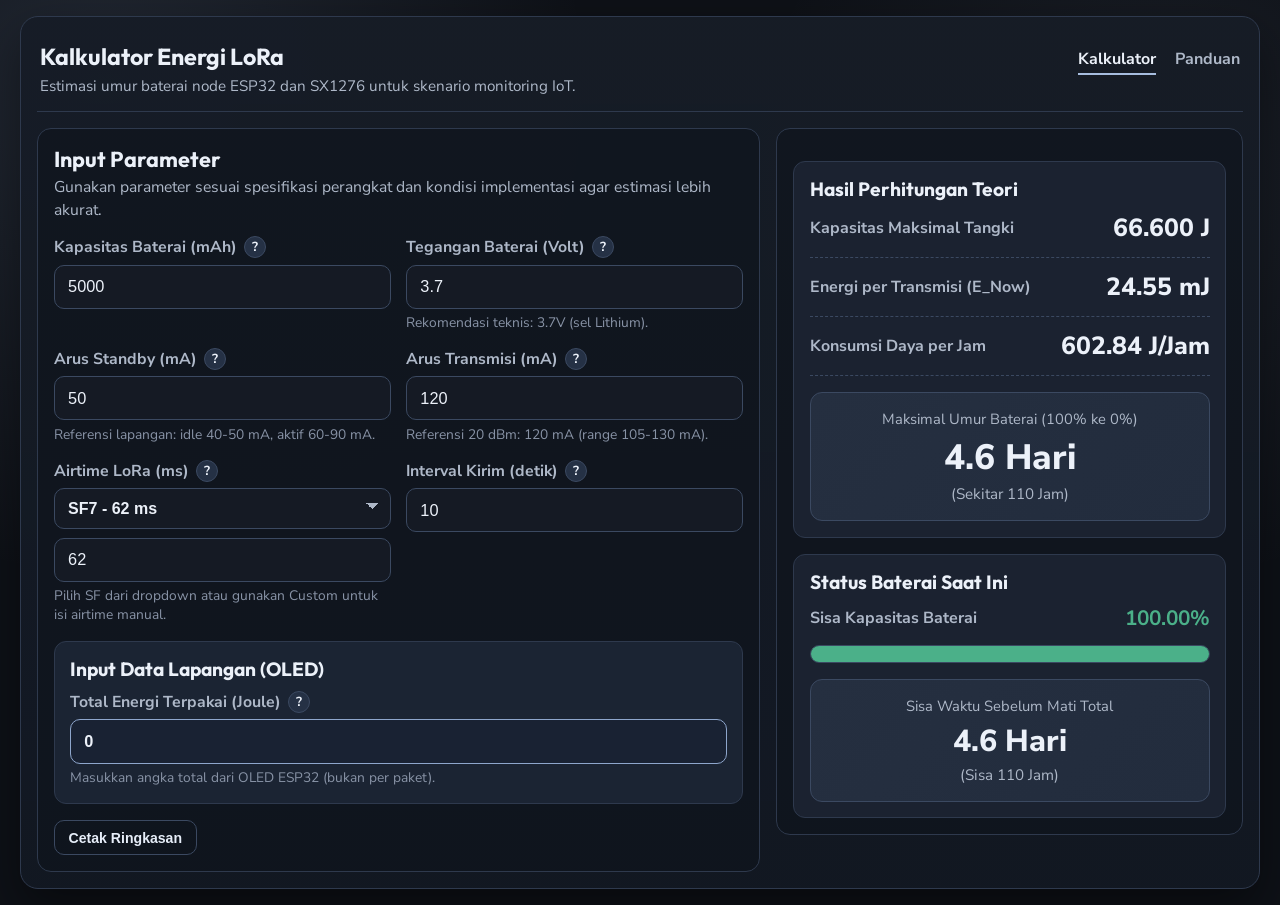
<file: index.html>
<!DOCTYPE html>
<html lang="id">
<head>
    <meta charset="UTF-8">
    <meta name="viewport" content="width=device-width, initial-scale=1.0">
    <meta name="description" content="Kalkulator energi LoRa untuk estimasi umur baterai node ESP32 dan SX1276 berbasis parameter perangkat dan data lapangan.">
    <title>Kalkulator Energi LoRa | Estimasi Umur Baterai ESP32 SX1276</title>
    <link rel="preconnect" href="https://fonts.googleapis.com">
    <link rel="preconnect" href="https://fonts.gstatic.com" crossorigin>
    <link href="https://fonts.googleapis.com/css2?family=Nunito+Sans:wght@400;600;700;800&family=Outfit:wght@600;700&display=swap" rel="stylesheet">
    <link rel="stylesheet" href="styles.css">
</head>
<body>
<div class="site-shell page-calculator" id="top">
    <header class="topbar">
        <div class="brand-wrap">
            <h1>Kalkulator Energi LoRa</h1>
            <p class="subtitle">Estimasi umur baterai node ESP32 dan SX1276 untuk skenario monitoring IoT.</p>
        </div>
        <nav class="main-nav" aria-label="Navigasi utama">
            <a href="index.html" class="active">Kalkulator</a>
            <a href="panduan.html">Panduan</a>
        </nav>
    </header>

    <main class="layout-grid">
        <section class="panel panel-form" id="parameter">
            <div class="panel-head">
                <h2>Input Parameter</h2>
                <p>Gunakan parameter sesuai spesifikasi perangkat dan kondisi implementasi agar estimasi lebih akurat.</p>
            </div>

            <div class="form-grid">
                <div class="input-group">
                    <div class="label-line">
                        <label for="batCapacity">Kapasitas Baterai (mAh)</label>
                        <span class="help-wrap" aria-hidden="true">
                            <span class="help-icon">?</span>
                            <span class="tooltip">Masukkan kapasitas nominal baterai/powerbank. Rentang umum perangkat lapangan: 2000 sampai 20000 mAh. Nilai contoh: 5000 mAh.</span>
                        </span>
                    </div>
                    <input type="number" id="batCapacity" value="5000" oninput="calculate()">
                </div>

                <div class="input-group">
                    <div class="label-line">
                        <label for="batVoltage">Tegangan Baterai (Volt)</label>
                        <span class="help-wrap" aria-hidden="true">
                            <span class="help-icon">?</span>
                            <span class="tooltip">Baterai Lithium umumnya menggunakan tegangan nominal 3.7V. Nilai ini adalah standar sel Li-ion/Li-po.</span>
                        </span>
                    </div>
                    <input type="number" id="batVoltage" value="3.7" step="0.1" oninput="calculate()">
                    <small>Rekomendasi teknis: 3.7V (sel Lithium).</small>
                </div>

                <div class="input-group">
                    <div class="label-line">
                        <label for="standbyCurrent">Arus Standby (mA)</label>
                        <span class="help-wrap" aria-hidden="true">
                            <span class="help-icon">?</span>
                            <span class="tooltip">Saat tidak transmit LoRa, ESP32 umumnya berada di 40-50 mA. Saat sistem berjalan aktif (sensor, komputasi, I/O), arus sering naik ke 60-90 mA.</span>
                        </span>
                    </div>
                    <input type="number" id="standbyCurrent" value="50" oninput="calculate()">
                    <small>Referensi lapangan: idle 40-50 mA, aktif 60-90 mA.</small>
                </div>

                <div class="input-group">
                    <div class="label-line">
                        <label for="txCurrent">Arus Transmisi (mA)</label>
                        <span class="help-wrap" aria-hidden="true">
                            <span class="help-icon">?</span>
                            <span class="tooltip">SX1276 pada daya pancar 20 dBm umumnya sekitar 120 mA. Kisaran implementasi umum: 105-130 mA tergantung modul dan efisiensi catu daya.</span>
                        </span>
                    </div>
                    <input type="number" id="txCurrent" value="120" oninput="calculate()">
                    <small>Referensi 20 dBm: 120 mA (range 105-130 mA).</small>
                </div>

                <div class="input-group">
                    <div class="label-line">
                        <label for="airtime">Airtime LoRa (ms)</label>
                        <span class="help-wrap" aria-hidden="true">
                            <span class="help-icon">?</span>
                            <span class="tooltip">Referensi BW 125 kHz payload pendek: SF7 62 ms, SF8 113 ms, SF9 205 ms, SF10 371 ms, SF11 741 ms, SF12 1319 ms. Nilai aktual berubah sesuai payload dan coding rate.</span>
                        </span>
                    </div>
                    <select id="sfPreset" class="sf-select" aria-label="Pilih spreading factor LoRa">
                        <option value="62">SF7 - 62 ms</option>
                        <option value="113">SF8 - 113 ms</option>
                        <option value="205">SF9 - 205 ms</option>
                        <option value="371">SF10 - 371 ms</option>
                        <option value="741">SF11 - 741 ms</option>
                        <option value="1319">SF12 - 1319 ms</option>
                        <option value="custom">Custom (manual)</option>
                    </select>
                    <input type="number" id="airtime" value="62" oninput="calculate()">
                    <small>Pilih SF dari dropdown atau gunakan Custom untuk isi airtime manual.</small>
                </div>

                <div class="input-group">
                    <div class="label-line">
                        <label for="interval">Interval Kirim (detik)</label>
                        <span class="help-wrap" aria-hidden="true">
                            <span class="help-icon">?</span>
                            <span class="tooltip">Sesuaikan dengan variabel interval pada firmware. Jika TX_INTERVAL 10, maka perangkat mengirim setiap 10 detik. Interval lebih rapat akan meningkatkan konsumsi energi per jam.</span>
                        </span>
                    </div>
                    <input type="number" id="interval" value="10" oninput="calculate()">
                </div>
            </div>

            <div class="section-box field-box">
                <h3>Input Data Lapangan (OLED)</h3>
                <div class="input-group no-gap">
                    <div class="label-line">
                        <label for="oledTotal">Total Energi Terpakai (Joule)</label>
                        <span class="help-wrap" aria-hidden="true">
                            <span class="help-icon">?</span>
                            <span class="tooltip">Masukkan nilai energi total yang tampil pada OLED perangkat. Nilai ini digunakan untuk estimasi sisa kapasitas baterai aktual.</span>
                        </span>
                    </div>
                    <input type="number" id="oledTotal" value="0" step="0.0001" oninput="calculate()" class="input-emphasis">
                    <small>Masukkan angka total dari OLED ESP32 (bukan per paket).</small>
                </div>
            </div>

            <section class="validation-box" id="validationBox" hidden>
                <h3>Perlu Penyesuaian Input</h3>
                <ul id="validationList"></ul>
            </section>

            <div class="action-row">
                <button type="button" id="mobileEnter" class="action-btn ghost mobile-enter">Enter</button>
                <button type="button" id="printSummary" class="action-btn secondary">Cetak Ringkasan</button>
            </div>
        </section>

        <aside class="panel panel-result" id="hasil">
            <button type="button" class="theory-toggle" id="theoryToggle" aria-expanded="true" aria-controls="theoryResultBox">
                Sembunyikan Hasil Teori
            </button>

            <div class="section-box result-box" id="theoryResultBox">
                <h3>Hasil Perhitungan Teori</h3>
                <div class="result-item">
                    <span class="result-title">Kapasitas Maksimal Tangki</span>
                    <span class="result-value"><span id="resBatJoule">0</span> J</span>
                </div>
                <div class="result-item">
                    <span class="result-title">Energi per Transmisi (E_Now)</span>
                    <span class="result-value"><span id="resTxJoule">0</span> mJ</span>
                </div>
                <div class="result-item">
                    <span class="result-title">Konsumsi Daya per Jam</span>
                    <span class="result-value"><span id="resTotalHour">0</span> J/Jam</span>
                </div>

                <div class="highlight-box">
                    <div class="highlight-label">Maksimal Umur Baterai (100% ke 0%)</div>
                    <div class="highlight-value"><span id="resMaxDays">0</span> Hari</div>
                    <div class="highlight-subtext">(Sekitar <span id="resMaxHours">0</span> Jam)</div>
                </div>
            </div>

            <div class="section-box status-box">
                <h3>Status Baterai Saat Ini</h3>
                <div class="status-row">
                    <span>Sisa Kapasitas Baterai</span>
                    <span id="resPercent" class="battery-percent">100%</span>
                </div>
                <div class="progress-bar">
                    <div class="progress-fill" id="batteryBar"></div>
                </div>
                <div class="highlight-box">
                    <div class="highlight-label">Sisa Waktu Sebelum Mati Total</div>
                    <div class="highlight-value small"><span id="resRemainDays">0</span> Hari</div>
                    <div class="highlight-subtext">(Sisa <span id="resRemainHours">0</span> Jam)</div>
                </div>
            </div>

        </aside>
    </main>

</div>

<script src="scripts.js"></script>

</body>
</html>
</file>
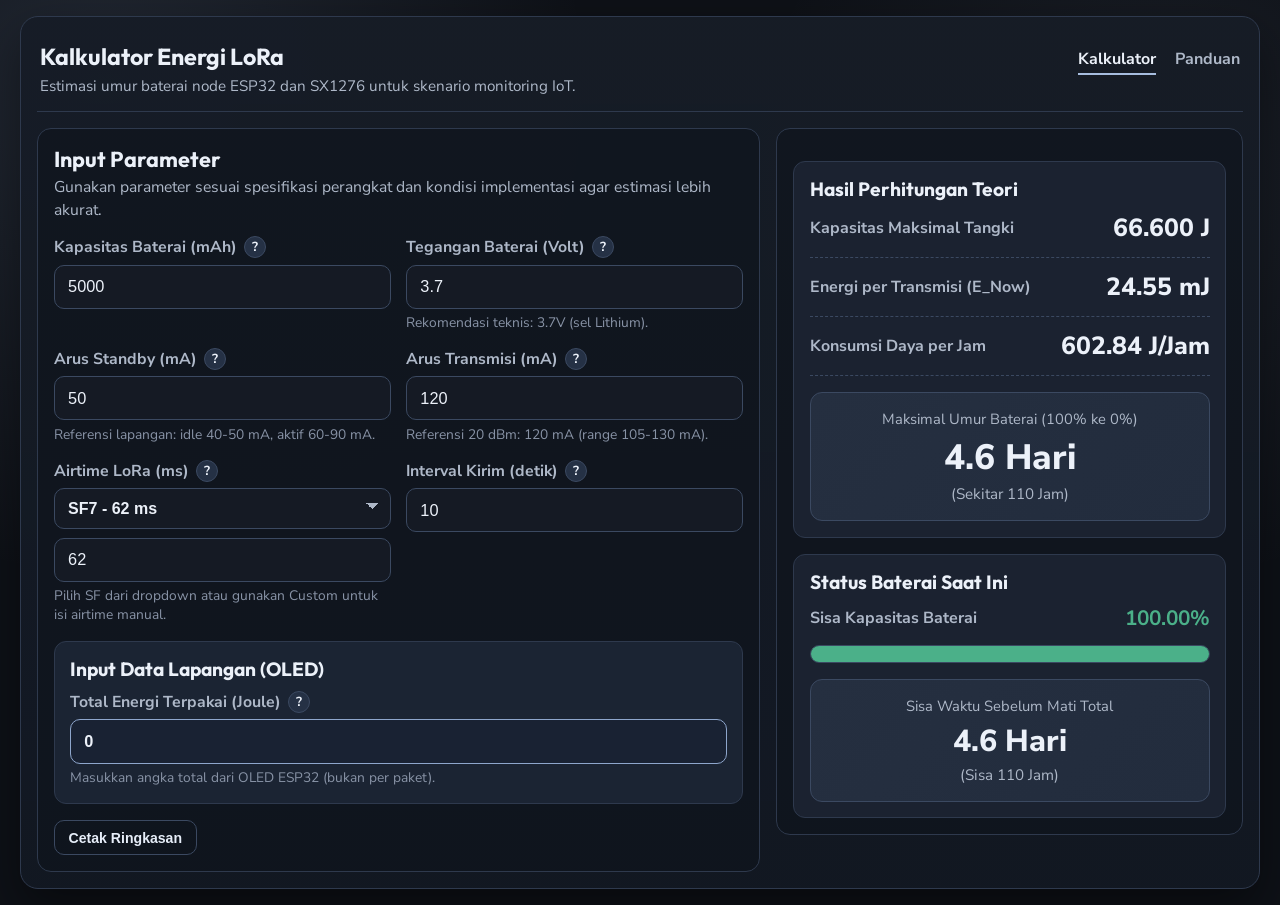
<file: calculator.html>
<!DOCTYPE html>
<html lang="id">
<head>
    <meta charset="UTF-8">
    <meta name="viewport" content="width=device-width, initial-scale=1.0">
    <meta name="description" content="Kalkulator energi LoRa untuk estimasi umur baterai node ESP32 dan SX1276 berbasis parameter perangkat dan data lapangan.">
    <title>Kalkulator Energi LoRa | Estimasi Umur Baterai ESP32 SX1276</title>
    <link rel="preconnect" href="https://fonts.googleapis.com">
    <link rel="preconnect" href="https://fonts.gstatic.com" crossorigin>
    <link href="https://fonts.googleapis.com/css2?family=Nunito+Sans:wght@400;600;700;800&family=Outfit:wght@600;700&display=swap" rel="stylesheet">
    <link rel="stylesheet" href="styles.css">
</head>
<body>
<div class="site-shell page-calculator" id="top">
    <header class="topbar">
        <div class="brand-wrap">
            <h1>Kalkulator Energi LoRa</h1>
            <p class="subtitle">Estimasi umur baterai node ESP32 dan SX1276 untuk skenario monitoring IoT.</p>
        </div>
        <nav class="main-nav" aria-label="Navigasi utama">
            <a href="calculator.html" class="active">Kalkulator</a>
            <a href="panduan.html">Panduan</a>
        </nav>
    </header>

    <main class="layout-grid">
        <section class="panel panel-form" id="parameter">
            <div class="panel-head">
                <h2>Input Parameter</h2>
                <p>Gunakan parameter sesuai spesifikasi perangkat dan kondisi implementasi agar estimasi lebih akurat.</p>
            </div>

            <div class="form-grid">
                <div class="input-group">
                    <div class="label-line">
                        <label for="batCapacity">Kapasitas Baterai (mAh)</label>
                        <span class="help-wrap" aria-hidden="true">
                            <span class="help-icon">?</span>
                            <span class="tooltip">Masukkan kapasitas nominal baterai/powerbank. Rentang umum perangkat lapangan: 2000 sampai 20000 mAh. Nilai contoh: 5000 mAh.</span>
                        </span>
                    </div>
                    <input type="number" id="batCapacity" value="5000" oninput="calculate()">
                </div>

                <div class="input-group">
                    <div class="label-line">
                        <label for="batVoltage">Tegangan Baterai (Volt)</label>
                        <span class="help-wrap" aria-hidden="true">
                            <span class="help-icon">?</span>
                            <span class="tooltip">Baterai Lithium umumnya menggunakan tegangan nominal 3.7V. Nilai ini adalah standar sel Li-ion/Li-po.</span>
                        </span>
                    </div>
                    <input type="number" id="batVoltage" value="3.7" step="0.1" oninput="calculate()">
                    <small>Rekomendasi teknis: 3.7V (sel Lithium).</small>
                </div>

                <div class="input-group">
                    <div class="label-line">
                        <label for="standbyCurrent">Arus Standby (mA)</label>
                        <span class="help-wrap" aria-hidden="true">
                            <span class="help-icon">?</span>
                            <span class="tooltip">Saat tidak transmit LoRa, ESP32 umumnya berada di 40-50 mA. Saat sistem berjalan aktif (sensor, komputasi, I/O), arus sering naik ke 60-90 mA.</span>
                        </span>
                    </div>
                    <input type="number" id="standbyCurrent" value="50" oninput="calculate()">
                    <small>Referensi lapangan: idle 40-50 mA, aktif 60-90 mA.</small>
                </div>

                <div class="input-group">
                    <div class="label-line">
                        <label for="txCurrent">Arus Transmisi (mA)</label>
                        <span class="help-wrap" aria-hidden="true">
                            <span class="help-icon">?</span>
                            <span class="tooltip">SX1276 pada daya pancar 20 dBm umumnya sekitar 120 mA. Kisaran implementasi umum: 105-130 mA tergantung modul dan efisiensi catu daya.</span>
                        </span>
                    </div>
                    <input type="number" id="txCurrent" value="120" oninput="calculate()">
                    <small>Referensi 20 dBm: 120 mA (range 105-130 mA).</small>
                </div>

                <div class="input-group">
                    <div class="label-line">
                        <label for="airtime">Airtime LoRa (ms)</label>
                        <span class="help-wrap" aria-hidden="true">
                            <span class="help-icon">?</span>
                            <span class="tooltip">Referensi BW 125 kHz payload pendek: SF7 62 ms, SF8 113 ms, SF9 205 ms, SF10 371 ms, SF11 741 ms, SF12 1319 ms. Nilai aktual berubah sesuai payload dan coding rate.</span>
                        </span>
                    </div>
                    <select id="sfPreset" class="sf-select" aria-label="Pilih spreading factor LoRa">
                        <option value="62">SF7 - 62 ms</option>
                        <option value="113">SF8 - 113 ms</option>
                        <option value="205">SF9 - 205 ms</option>
                        <option value="371">SF10 - 371 ms</option>
                        <option value="741">SF11 - 741 ms</option>
                        <option value="1319">SF12 - 1319 ms</option>
                        <option value="custom">Custom (manual)</option>
                    </select>
                    <input type="number" id="airtime" value="62" oninput="calculate()">
                    <small>Pilih SF dari dropdown atau gunakan Custom untuk isi airtime manual.</small>
                </div>

                <div class="input-group">
                    <div class="label-line">
                        <label for="interval">Interval Kirim (detik)</label>
                        <span class="help-wrap" aria-hidden="true">
                            <span class="help-icon">?</span>
                            <span class="tooltip">Sesuaikan dengan variabel interval pada firmware. Jika TX_INTERVAL 10, maka perangkat mengirim setiap 10 detik. Interval lebih rapat akan meningkatkan konsumsi energi per jam.</span>
                        </span>
                    </div>
                    <input type="number" id="interval" value="10" oninput="calculate()">
                </div>
            </div>

            <div class="section-box field-box">
                <h3>Input Data Lapangan (OLED)</h3>
                <div class="input-group no-gap">
                    <div class="label-line">
                        <label for="oledTotal">Total Energi Terpakai (Joule)</label>
                        <span class="help-wrap" aria-hidden="true">
                            <span class="help-icon">?</span>
                            <span class="tooltip">Masukkan nilai energi total yang tampil pada OLED perangkat. Nilai ini digunakan untuk estimasi sisa kapasitas baterai aktual.</span>
                        </span>
                    </div>
                    <input type="number" id="oledTotal" value="0" step="0.0001" oninput="calculate()" class="input-emphasis">
                    <small>Masukkan angka total dari OLED ESP32 (bukan per paket).</small>
                </div>
            </div>

            <section class="validation-box" id="validationBox" hidden>
                <h3>Perlu Penyesuaian Input</h3>
                <ul id="validationList"></ul>
            </section>

            <div class="action-row">
                <button type="button" id="mobileEnter" class="action-btn ghost mobile-enter">Enter</button>
                <button type="button" id="printSummary" class="action-btn secondary">Cetak Ringkasan</button>
            </div>
        </section>

        <aside class="panel panel-result" id="hasil">
            <button type="button" class="theory-toggle" id="theoryToggle" aria-expanded="true" aria-controls="theoryResultBox">
                Sembunyikan Hasil Teori
            </button>

            <div class="section-box result-box" id="theoryResultBox">
                <h3>Hasil Perhitungan Teori</h3>
                <div class="result-item">
                    <span class="result-title">Kapasitas Maksimal Tangki</span>
                    <span class="result-value"><span id="resBatJoule">0</span> J</span>
                </div>
                <div class="result-item">
                    <span class="result-title">Energi per Transmisi (E_Now)</span>
                    <span class="result-value"><span id="resTxJoule">0</span> mJ</span>
                </div>
                <div class="result-item">
                    <span class="result-title">Konsumsi Daya per Jam</span>
                    <span class="result-value"><span id="resTotalHour">0</span> J/Jam</span>
                </div>

                <div class="highlight-box">
                    <div class="highlight-label">Maksimal Umur Baterai (100% ke 0%)</div>
                    <div class="highlight-value"><span id="resMaxDays">0</span> Hari</div>
                    <div class="highlight-subtext">(Sekitar <span id="resMaxHours">0</span> Jam)</div>
                </div>
            </div>

            <div class="section-box status-box">
                <h3>Status Baterai Saat Ini</h3>
                <div class="status-row">
                    <span>Sisa Kapasitas Baterai</span>
                    <span id="resPercent" class="battery-percent">100%</span>
                </div>
                <div class="progress-bar">
                    <div class="progress-fill" id="batteryBar"></div>
                </div>
                <div class="highlight-box">
                    <div class="highlight-label">Sisa Waktu Sebelum Mati Total</div>
                    <div class="highlight-value small"><span id="resRemainDays">0</span> Hari</div>
                    <div class="highlight-subtext">(Sisa <span id="resRemainHours">0</span> Jam)</div>
                </div>
            </div>

        </aside>
    </main>

</div>

<script src="scripts.js"></script>

</body>
</html>
</file>
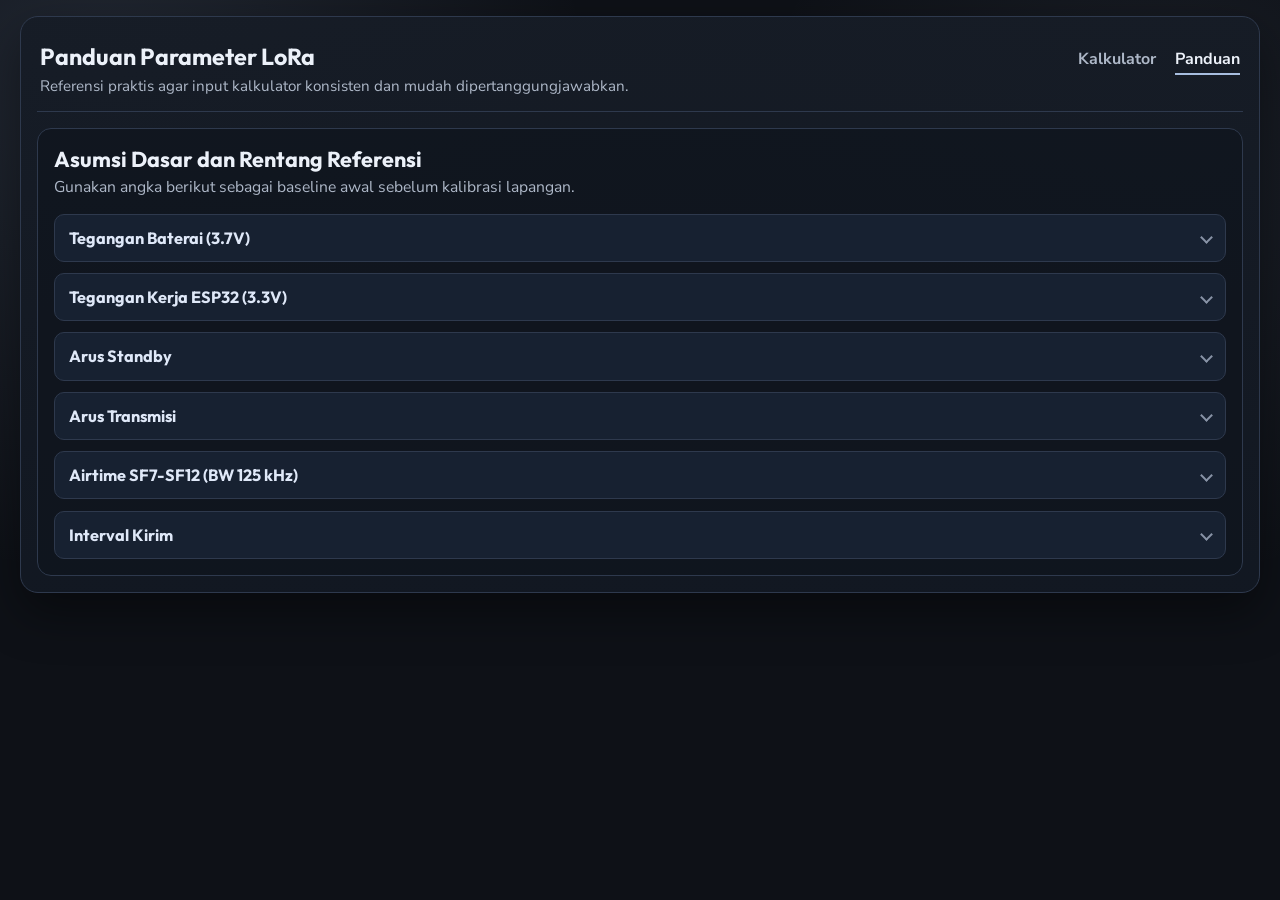
<file: panduan.html>
<!DOCTYPE html>
<html lang="id">
<head>
    <meta charset="UTF-8">
    <meta name="viewport" content="width=device-width, initial-scale=1.0">
    <meta name="description" content="Panduan parameter dan asumsi kalkulator energi LoRa untuk ESP32 dan SX1276.">
    <title>Panduan Parameter LoRa | Kalkulator Energi</title>
    <link rel="preconnect" href="https://fonts.googleapis.com">
    <link rel="preconnect" href="https://fonts.gstatic.com" crossorigin>
    <link href="https://fonts.googleapis.com/css2?family=Nunito+Sans:wght@400;600;700;800&family=Outfit:wght@600;700&display=swap" rel="stylesheet">
    <link rel="stylesheet" href="styles.css">
</head>
<body>
<div class="site-shell">
    <header class="topbar">
        <div class="brand-wrap">
            <h1>Panduan Parameter LoRa</h1>
            <p class="subtitle">Referensi praktis agar input kalkulator konsisten dan mudah dipertanggungjawabkan.</p>
        </div>
        <nav class="main-nav" aria-label="Navigasi utama">
            <a href="index.html">Kalkulator</a>
            <a href="panduan.html" aria-current="page">Panduan</a>
        </nav>
    </header>

    <main class="panel guide-page">
        <div class="panel-head">
            <h2>Asumsi Dasar dan Rentang Referensi</h2>
            <p>Gunakan angka berikut sebagai baseline awal sebelum kalibrasi lapangan.</p>
        </div>

        <section class="guide-accordion" id="guideAccordion" aria-label="Panduan parameter LoRa">
            <article class="guide-item">
                <button class="guide-title" type="button" aria-expanded="false">
                    <span>Tegangan Baterai (3.7V)</span>
                    <span class="guide-chevron" aria-hidden="true"></span>
                </button>
                <div class="guide-detail">
                    <p>Parameter ini menjelaskan sumber energi utama perangkat.</p>
                    <ul>
                        <li>Baterai Lithium umumnya memiliki tegangan nominal 3.7V.</li>
                        <li>Nilai ini aman digunakan sebagai baseline perhitungan awal.</li>
                        <li>Jika memakai konfigurasi lain, sesuaikan sesuai datasheet baterai.</li>
                    </ul>
                </div>
            </article>

            <article class="guide-item">
                <button class="guide-title" type="button" aria-expanded="false">
                    <span>Tegangan Kerja ESP32 (3.3V)</span>
                    <span class="guide-chevron" aria-hidden="true"></span>
                </button>
                <div class="guide-detail">
                    <p>Parameter ini menunjukkan tegangan operasi logika perangkat.</p>
                    <ul>
                        <li>ESP32 dan SX1276 bekerja pada domain 3.3V.</li>
                        <li>Perhitungan energi transmisi dan standby menggunakan nilai ini.</li>
                        <li>Pastikan regulator dan catu daya stabil agar estimasi mendekati kondisi nyata.</li>
                    </ul>
                </div>
            </article>

            <article class="guide-item">
                <button class="guide-title" type="button" aria-expanded="false">
                    <span>Arus Standby</span>
                    <span class="guide-chevron" aria-hidden="true"></span>
                </button>
                <div class="guide-detail">
                    <p>Arus standby adalah arus saat node aktif tetapi tidak sedang transmit.</p>
                    <ul>
                        <li>Rentang idle yang sering dijumpai: 40-50 mA.</li>
                        <li>Saat proses sensor/aplikasi aktif: sekitar 60-90 mA.</li>
                        <li>Gunakan nilai rata-rata pengukuran lapangan agar hasil lebih presisi.</li>
                    </ul>
                </div>
            </article>

            <article class="guide-item">
                <button class="guide-title" type="button" aria-expanded="false">
                    <span>Arus Transmisi</span>
                    <span class="guide-chevron" aria-hidden="true"></span>
                </button>
                <div class="guide-detail">
                    <p>Arus transmisi dipakai saat modul LoRa sedang mengirim paket.</p>
                    <ul>
                        <li>Pada 20 dBm, SX1276 umumnya sekitar 120 mA.</li>
                        <li>Variasi implementasi lapangan: sekitar 105-130 mA.</li>
                        <li>Perbedaan dipengaruhi modul, antena, dan kualitas catu daya.</li>
                    </ul>
                </div>
            </article>

            <article class="guide-item">
                <button class="guide-title" type="button" aria-expanded="false">
                    <span>Airtime SF7-SF12 (BW 125 kHz)</span>
                    <span class="guide-chevron" aria-hidden="true"></span>
                </button>
                <div class="guide-detail">
                    <p>Airtime menentukan durasi radio aktif setiap transmisi.</p>
                    <ul>
                        <li>SF7: 62 ms</li>
                        <li>SF8: 113 ms</li>
                        <li>SF9: 205 ms</li>
                        <li>SF10: 371 ms</li>
                        <li>SF11: 741 ms</li>
                        <li>SF12: 1319 ms</li>
                    </ul>
                    <p>Semakin tinggi SF, jangkauan meningkat tetapi konsumsi energi juga naik.</p>
                </div>
            </article>

            <article class="guide-item">
                <button class="guide-title" type="button" aria-expanded="false">
                    <span>Interval Kirim</span>
                    <span class="guide-chevron" aria-hidden="true"></span>
                </button>
                <div class="guide-detail">
                    <p>Interval kirim menentukan seberapa sering perangkat mengirim data.</p>
                    <ul>
                        <li>Ikuti nilai TX_INTERVAL pada firmware agar konsisten.</li>
                        <li>Interval lebih rapat meningkatkan energi per jam.</li>
                        <li>Interval lebih longgar memperpanjang umur baterai.</li>
                    </ul>
                </div>
            </article>
        </section>
    </main>

</div>
<script src="panduan.js"></script>
</body>
</html>
</file>
<file: styles.css>
:root {
    --bg-main: #0e1117;
    --bg-layer: #151a24;
    --bg-card: #1b2230;
    --line-soft: #2e394d;
    --line-strong: #3b4961;
    --text-main: #ecf1f9;
    --text-muted: #aeb8c8;
    --text-soft: #8893a6;
    --accent: #8ea6cc;
    --accent-strong: #a7bddf;
    --ok: #49af89;
    --danger: #d46f6f;
}

* {
    box-sizing: border-box;
    margin: 0;
    padding: 0;
}

html,
body {
    width: 100%;
    overflow-x: hidden;
}

body {
    font-family: "Nunito Sans", "Segoe UI", sans-serif;
    background:
        radial-gradient(circle at 8% 10%, rgba(142, 166, 204, 0.15), transparent 34%),
        radial-gradient(circle at 90% 20%, rgba(167, 189, 223, 0.08), transparent 30%),
        var(--bg-main);
    color: var(--text-main);
    min-height: 100vh;
    padding: 1rem;
}

.site-shell {
    width: min(1240px, 100%);
    margin: 0 auto;
    border: 1px solid var(--line-soft);
    border-radius: 18px;
    background: linear-gradient(180deg, rgba(22, 28, 38, 0.96), rgba(18, 24, 34, 0.98));
    box-shadow: 0 20px 48px rgba(0, 0, 0, 0.42);
    padding: 1rem;
}

.topbar {
    display: flex;
    align-items: flex-start;
    justify-content: space-between;
    gap: 1rem;
    border-bottom: 1px solid var(--line-soft);
    padding: 0.6rem 0.2rem 0.85rem;
    margin-bottom: 1rem;
}

.brand-wrap {
    min-width: 0;
}

h1 {
    font-family: "Outfit", "Nunito Sans", "Segoe UI", sans-serif;
    font-size: clamp(1.45rem, 1.8vw, 2rem);
    font-weight: 700;
    color: var(--text-main);
    line-height: 1.2;
}

.subtitle {
    margin-top: 0.3rem;
    color: var(--text-muted);
    font-size: clamp(0.95rem, 1.05vw, 1.05rem);
    line-height: 1.45;
    max-width: 72ch;
}

.main-nav {
    display: flex;
    align-items: center;
    gap: 1.2rem;
    padding-top: 0.15rem;
}

.main-nav a {
    text-decoration: none;
    color: var(--text-muted);
    font-size: 1rem;
    font-weight: 700;
    padding: 0.2rem 0;
    border-bottom: 2px solid transparent;
    transition: color 0.2s ease, border-color 0.2s ease;
}

.main-nav a:hover,
.main-nav a:focus-visible {
    color: var(--text-main);
    border-bottom-color: rgba(167, 189, 223, 0.55);
}

.main-nav a.active,
.main-nav a[aria-current="page"] {
    color: var(--text-main);
    border-bottom-color: var(--accent-strong);
}

.layout-grid {
    display: grid;
    grid-template-columns: minmax(0, 1.55fr) minmax(0, 1fr);
    gap: 1rem;
}

.panel {
    background: rgba(14, 19, 27, 0.6);
    border: 1px solid var(--line-soft);
    border-radius: 14px;
    padding: 1rem;
}

.panel-result {
    position: sticky;
    top: 1rem;
    align-self: start;
}

.panel-head {
    margin-bottom: 0.9rem;
}

.panel-head h2 {
    font-family: "Outfit", "Nunito Sans", "Segoe UI", sans-serif;
    font-size: 1.35rem;
}

.panel-head p {
    margin-top: 0.22rem;
    color: var(--text-muted);
    font-size: 0.98rem;
    line-height: 1.45;
}

h3 {
    font-family: "Outfit", "Nunito Sans", "Segoe UI", sans-serif;
    font-size: 1.2rem;
    margin-bottom: 0.65rem;
}

.form-grid {
    display: grid;
    grid-template-columns: repeat(2, minmax(0, 1fr));
    gap: 0.95rem;
}

.label-line {
    display: flex;
    align-items: center;
    gap: 0.45rem;
    margin-bottom: 0.4rem;
}

label {
    font-size: 0.99rem;
    font-weight: 700;
    color: var(--text-muted);
}

.help-wrap {
    position: relative;
    display: inline-flex;
    align-items: center;
}

.help-icon {
    width: 22px;
    height: 22px;
    min-width: 22px;
    display: grid;
    place-items: center;
    border-radius: 50%;
    border: 1px solid var(--line-strong);
    background: #253145;
    color: var(--text-main);
    font-size: 0.82rem;
    font-weight: 700;
    cursor: default;
}

.help-wrap:hover .help-icon {
    border-color: var(--accent-strong);
    background: #30415e;
}

.tooltip {
    position: absolute;
    top: calc(100% + 10px);
    left: 50%;
    transform: translate(-50%, -5px);
    width: min(340px, calc(100vw - 2.2rem));
    border: 1px solid #4a5a77;
    border-radius: 10px;
    background: #121a28;
    color: #d8e2ef;
    font-size: 0.82rem;
    line-height: 1.45;
    text-align: left;
    padding: 0.65rem 0.75rem;
    opacity: 0;
    visibility: hidden;
    pointer-events: none;
    z-index: 30;
    transition: opacity 0.18s ease, transform 0.18s ease;
}

.help-wrap:hover .tooltip {
    opacity: 1;
    visibility: visible;
    transform: translate(-50%, 0);
}

.theory-toggle {
    display: none;
}

input {
    width: 100%;
    border: 1px solid var(--line-strong);
    border-radius: 10px;
    background: var(--bg-layer);
    color: var(--text-main);
    padding: 0.72rem 0.82rem;
    font-size: 1.02rem;
    transition: border-color 0.2s ease, box-shadow 0.2s ease;
}

select {
    width: 100%;
    border: 1px solid var(--line-strong);
    border-radius: 10px;
    background: var(--bg-layer);
    color: var(--text-main);
    padding: 0.68rem 0.82rem;
    font-size: 1rem;
    margin-bottom: 0.55rem;
    appearance: none;
    background-image:
        linear-gradient(45deg, transparent 50%, var(--text-muted) 50%),
        linear-gradient(135deg, var(--text-muted) 50%, transparent 50%);
    background-position:
        calc(100% - 18px) calc(50% - 3px),
        calc(100% - 12px) calc(50% - 3px);
    background-size: 6px 6px, 6px 6px;
    background-repeat: no-repeat;
    transition: border-color 0.2s ease, box-shadow 0.2s ease;
}

input:focus {
    outline: none;
    border-color: var(--accent);
    box-shadow: 0 0 0 3px rgba(142, 166, 204, 0.2);
}

select:focus {
    outline: none;
    border-color: var(--accent);
    box-shadow: 0 0 0 3px rgba(142, 166, 204, 0.2);
}

.input-emphasis {
    border-color: var(--accent);
    background: #192233;
    font-weight: 700;
}

small {
    display: block;
    margin-top: 0.35rem;
    color: var(--text-soft);
    font-size: 0.86rem;
    line-height: 1.35;
}

.section-box {
    margin-top: 1rem;
    border: 1px solid var(--line-soft);
    border-radius: 12px;
    background: var(--bg-card);
    padding: 0.95rem;
}

.field-box {
    background: #1b2433;
}

.sf-select {
    font-weight: 700;
}

.validation-box {
    margin-top: 0.95rem;
    border: 1px solid #5f4242;
    border-radius: 12px;
    background: #261d1d;
    padding: 0.85rem;
}

.validation-box h3 {
    font-size: 1rem;
    color: #f5cccc;
    margin-bottom: 0.45rem;
}

.validation-box ul {
    padding-left: 1rem;
}

.validation-box li {
    color: #f1c2c2;
    font-size: 0.86rem;
    line-height: 1.45;
}

.action-row {
    margin-top: 1rem;
    display: flex;
    flex-wrap: wrap;
    gap: 0.65rem;
}

.action-btn {
    border: 1px solid var(--line-strong);
    border-radius: 10px;
    background: #2c3b54;
    color: #e7eef9;
    font-size: 0.88rem;
    font-weight: 700;
    padding: 0.55rem 0.85rem;
    cursor: pointer;
}

.action-btn:hover,
.action-btn:focus-visible {
    border-color: var(--accent-strong);
    background: #394c6d;
}

.action-btn.secondary,
.action-btn.ghost {
    background: transparent;
}

.mobile-enter {
    display: none;
}

.result-item {
    display: flex;
    justify-content: space-between;
    align-items: center;
    gap: 0.75rem;
    padding-bottom: 0.75rem;
    margin-bottom: 0.75rem;
    border-bottom: 1px dashed var(--line-strong);
}

.result-item:last-of-type {
    margin-bottom: 0;
    padding-bottom: 0;
    border-bottom: 0;
}

.result-title {
    font-size: 1rem;
    color: var(--text-muted);
    font-weight: 700;
}

.result-value {
    font-size: 1.55rem;
    color: var(--text-main);
    font-weight: 800;
}

.highlight-box {
    margin-top: 1rem;
    border: 1px solid var(--line-strong);
    border-radius: 12px;
    background: linear-gradient(135deg, #252f40, #222c3d);
    padding: 1rem;
    text-align: center;
}

.highlight-label {
    color: var(--text-muted);
    font-size: 0.92rem;
}

.highlight-value {
    margin-top: 0.25rem;
    margin-bottom: 0.18rem;
    font-size: 2.2rem;
    font-weight: 800;
}

.highlight-value.small {
    font-size: 1.9rem;
}

.highlight-subtext {
    color: var(--text-muted);
    font-size: 0.95rem;
}

.status-row {
    display: flex;
    align-items: center;
    justify-content: space-between;
    color: var(--text-muted);
    font-weight: 700;
}

.battery-percent {
    font-size: 1.3rem;
    color: var(--ok);
}

.progress-bar {
    width: 100%;
    height: 18px;
    margin-top: 0.8rem;
    border-radius: 999px;
    overflow: hidden;
    border: 1px solid var(--line-strong);
    background: #273347;
}

.progress-fill {
    width: 100%;
    height: 100%;
    background: var(--ok);
    transition: width 0.35s ease-in-out;
}

.summary-box {
    margin-top: 1rem;
}

.summary-grid {
    display: grid;
    gap: 0.6rem;
}

.summary-item {
    display: flex;
    justify-content: space-between;
    align-items: center;
    gap: 0.8rem;
    border: 1px solid var(--line-soft);
    border-radius: 10px;
    background: #162030;
    padding: 0.78rem 0.82rem;
}

.summary-label {
    color: var(--text-soft);
    font-size: 0.9rem;
}

.summary-item strong {
    color: var(--text-main);
    font-size: 0.96rem;
    text-align: right;
}

.guide-page {
    margin-top: 0;
}

.guide-accordion {
    margin-top: 0.85rem;
    display: grid;
    gap: 0.7rem;
}

.guide-item {
    border: 1px solid var(--line-soft);
    border-radius: 10px;
    background: #172131;
    overflow: hidden;
}

.guide-title {
    width: 100%;
    border: 0;
    background: transparent;
    color: #dfe8f8;
    font-family: "Outfit", "Nunito Sans", "Segoe UI", sans-serif;
    font-size: 1.02rem;
    font-weight: 700;
    text-align: left;
    padding: 0.82rem 0.9rem;
    display: flex;
    align-items: center;
    justify-content: space-between;
    gap: 0.8rem;
    cursor: pointer;
}

.guide-chevron {
    width: 9px;
    height: 9px;
    border-right: 2px solid var(--text-soft);
    border-bottom: 2px solid var(--text-soft);
    transform: rotate(45deg);
    transition: transform 0.2s ease;
    flex-shrink: 0;
}

.guide-detail {
    max-height: 0;
    opacity: 0;
    overflow: hidden;
    padding: 0 0.9rem;
    transition: max-height 0.26s ease, opacity 0.22s ease, padding 0.22s ease;
}

.guide-detail p,
.guide-detail li {
    color: var(--text-muted);
    font-size: 0.9rem;
    line-height: 1.45;
}

.guide-detail ul {
    padding-left: 1rem;
    margin: 0.45rem 0;
}

.guide-item.is-open .guide-detail {
    max-height: 420px;
    opacity: 1;
    padding: 0.1rem 0.9rem 0.85rem;
}

.guide-item.is-open .guide-chevron {
    transform: rotate(225deg);
}

@media (max-width: 1080px) {
    .layout-grid {
        grid-template-columns: 1fr;
    }

    .panel-result {
        position: static;
    }

    .form-grid {
        grid-template-columns: 1fr;
    }

    .guide-title {
        font-size: 0.98rem;
    }
}

@media (max-width: 760px) {
    body {
        padding: 0.65rem;
    }

    .site-shell {
        border-radius: 14px;
        padding: 0.8rem;
    }

    .topbar {
        flex-direction: column;
        align-items: flex-start;
        gap: 0.65rem;
    }

    .main-nav {
        gap: 0.9rem;
    }

    .main-nav a {
        font-size: 0.95rem;
    }

    .panel {
        padding: 0.85rem;
    }

    .layout-grid > .panel {
        width: 100%;
    }

    .layout-grid {
        display: flex;
        flex-direction: column;
    }

    .panel-result {
        order: -1;
        position: sticky;
        top: 0.45rem;
        z-index: 20;
        background: rgba(14, 19, 27, 0.92);
        backdrop-filter: blur(4px);
    }

    .theory-toggle {
        width: 100%;
        display: block;
        border: 1px solid var(--line-strong);
        border-radius: 10px;
        background: #253349;
        color: var(--text-main);
        font-size: 0.88rem;
        font-weight: 700;
        padding: 0.58rem 0.75rem;
        cursor: pointer;
    }

    .theory-toggle:hover,
    .theory-toggle:focus-visible {
        border-color: var(--accent-strong);
        background: #304562;
    }

    .panel-result.theory-collapsed .result-box {
        display: none;
    }

    .panel-result .status-box {
        margin-top: 0.75rem;
    }

    .panel-head h2 {
        font-size: 1.2rem;
    }

    .panel-head p,
    .subtitle {
        font-size: 0.9rem;
    }

    label {
        font-size: 0.94rem;
    }

    input {
        font-size: 0.98rem;
    }

    small {
        font-size: 0.82rem;
    }

    .result-item {
        flex-direction: column;
        align-items: flex-start;
        gap: 0.35rem;
    }

    .result-value {
        font-size: 1.35rem;
    }

    .highlight-value {
        font-size: 1.85rem;
    }

    .highlight-value.small {
        font-size: 1.6rem;
    }

    .action-row {
        display: grid;
        grid-template-columns: 1fr;
    }

    .action-btn {
        width: 100%;
    }

    .mobile-enter {
        display: block;
    }

    .summary-item {
        flex-direction: column;
        align-items: flex-start;
        gap: 0.25rem;
    }

    .summary-item strong {
        text-align: left;
    }

    .tooltip {
        position: fixed;
        left: 0.6rem;
        right: 0.6rem;
        top: 0.7rem;
        bottom: auto;
        width: auto;
        max-height: 42vh;
        overflow: auto;
        transform: translateY(8px);
        z-index: 120;
    }

    .help-wrap:hover .tooltip {
        transform: translateY(0);
    }

    .help-wrap.is-open .tooltip {
        opacity: 1;
        visibility: visible;
        transform: translateY(0);
    }

    .guide-title {
        cursor: pointer;
        touch-action: manipulation;
    }

    .guide-item.is-open .guide-detail {
        max-height: 600px;
        opacity: 1;
        padding: 0.1rem 0.9rem 0.85rem;
    }

    .guide-item.is-open .guide-chevron {
        transform: rotate(225deg);
    }
}
</file>
